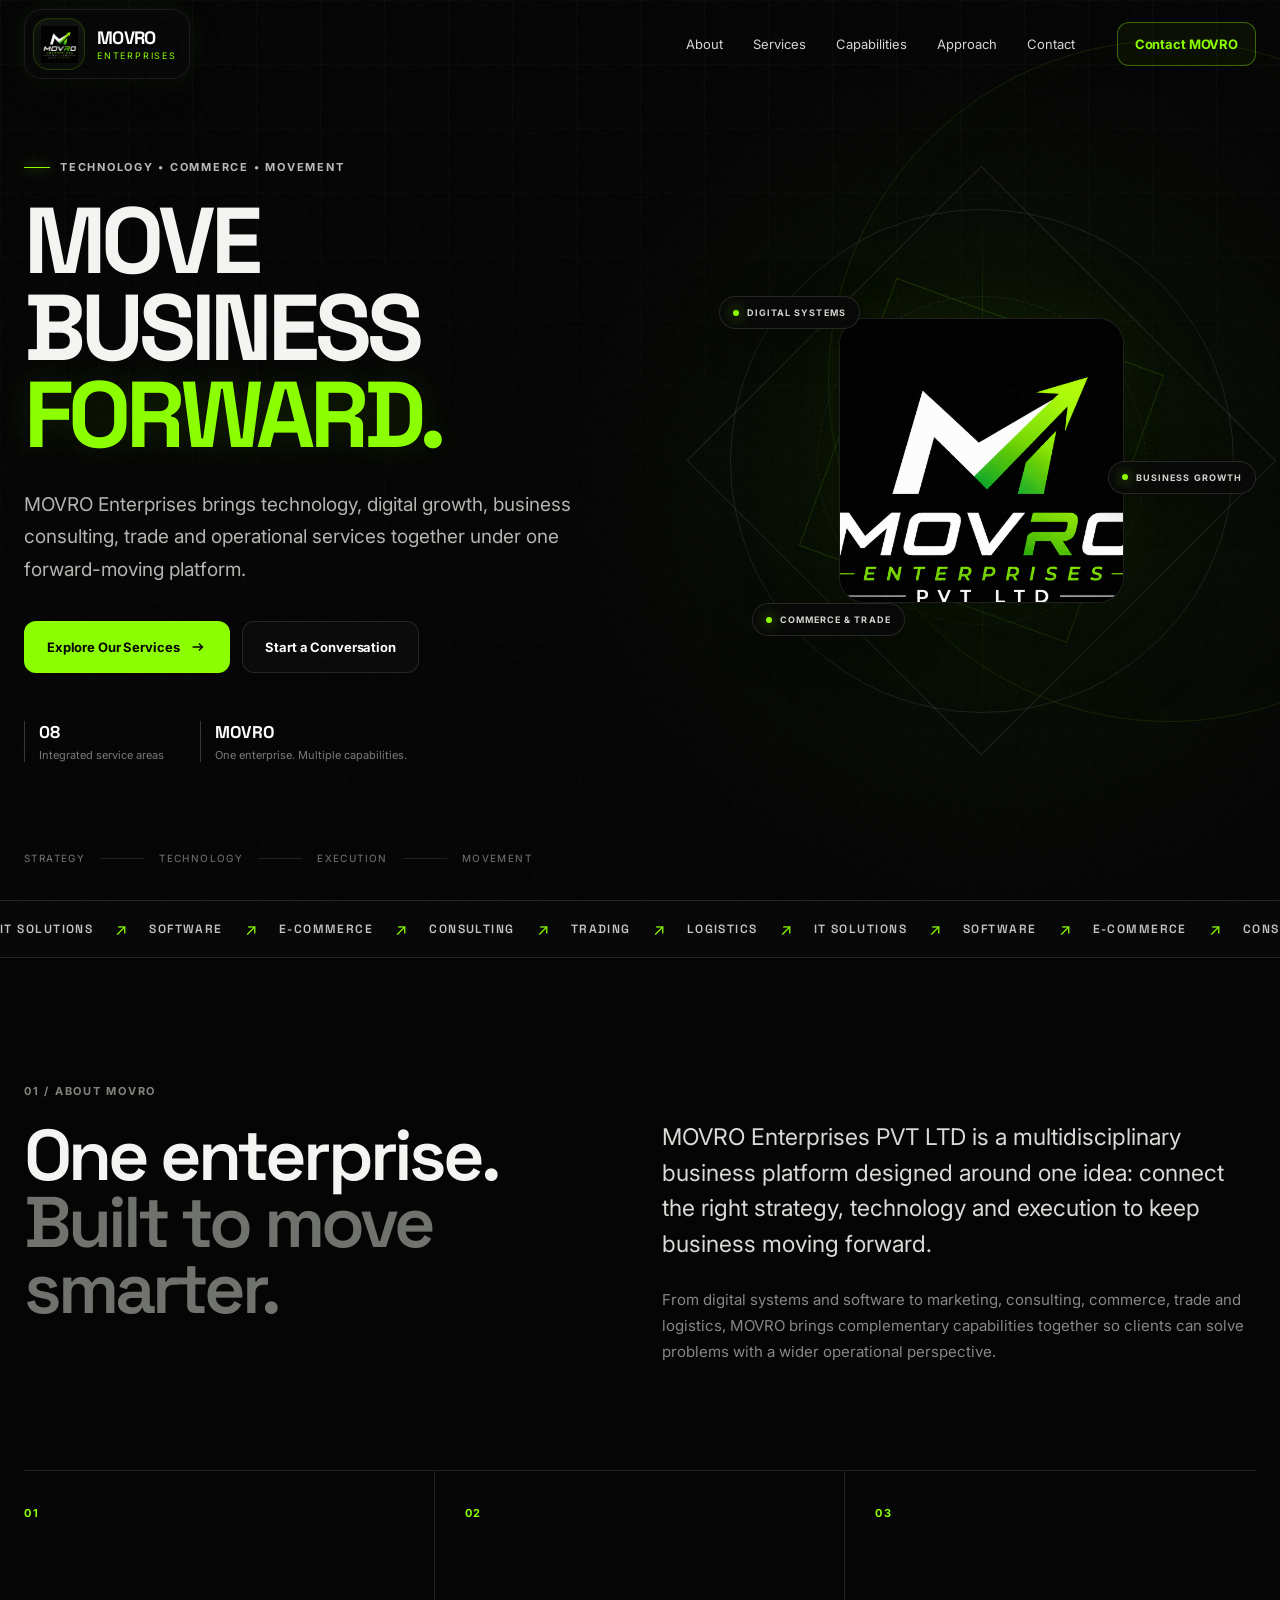
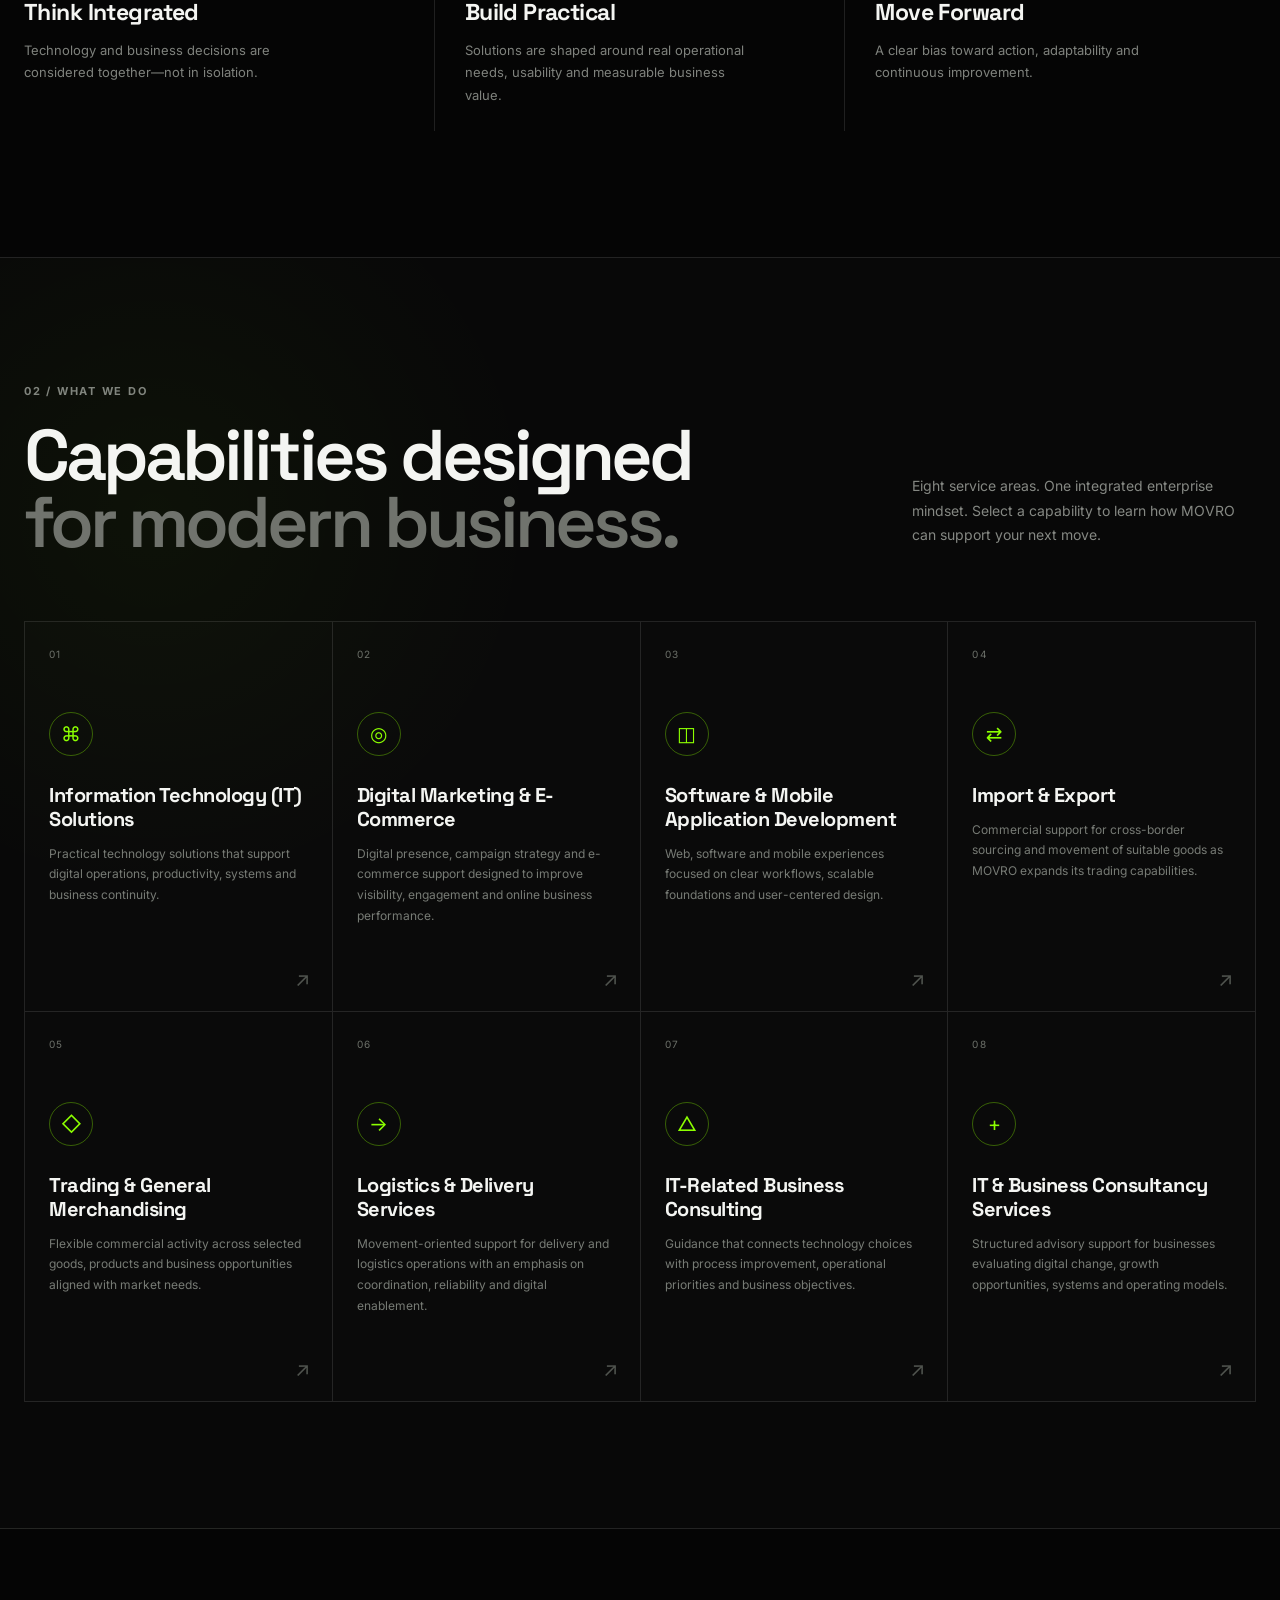
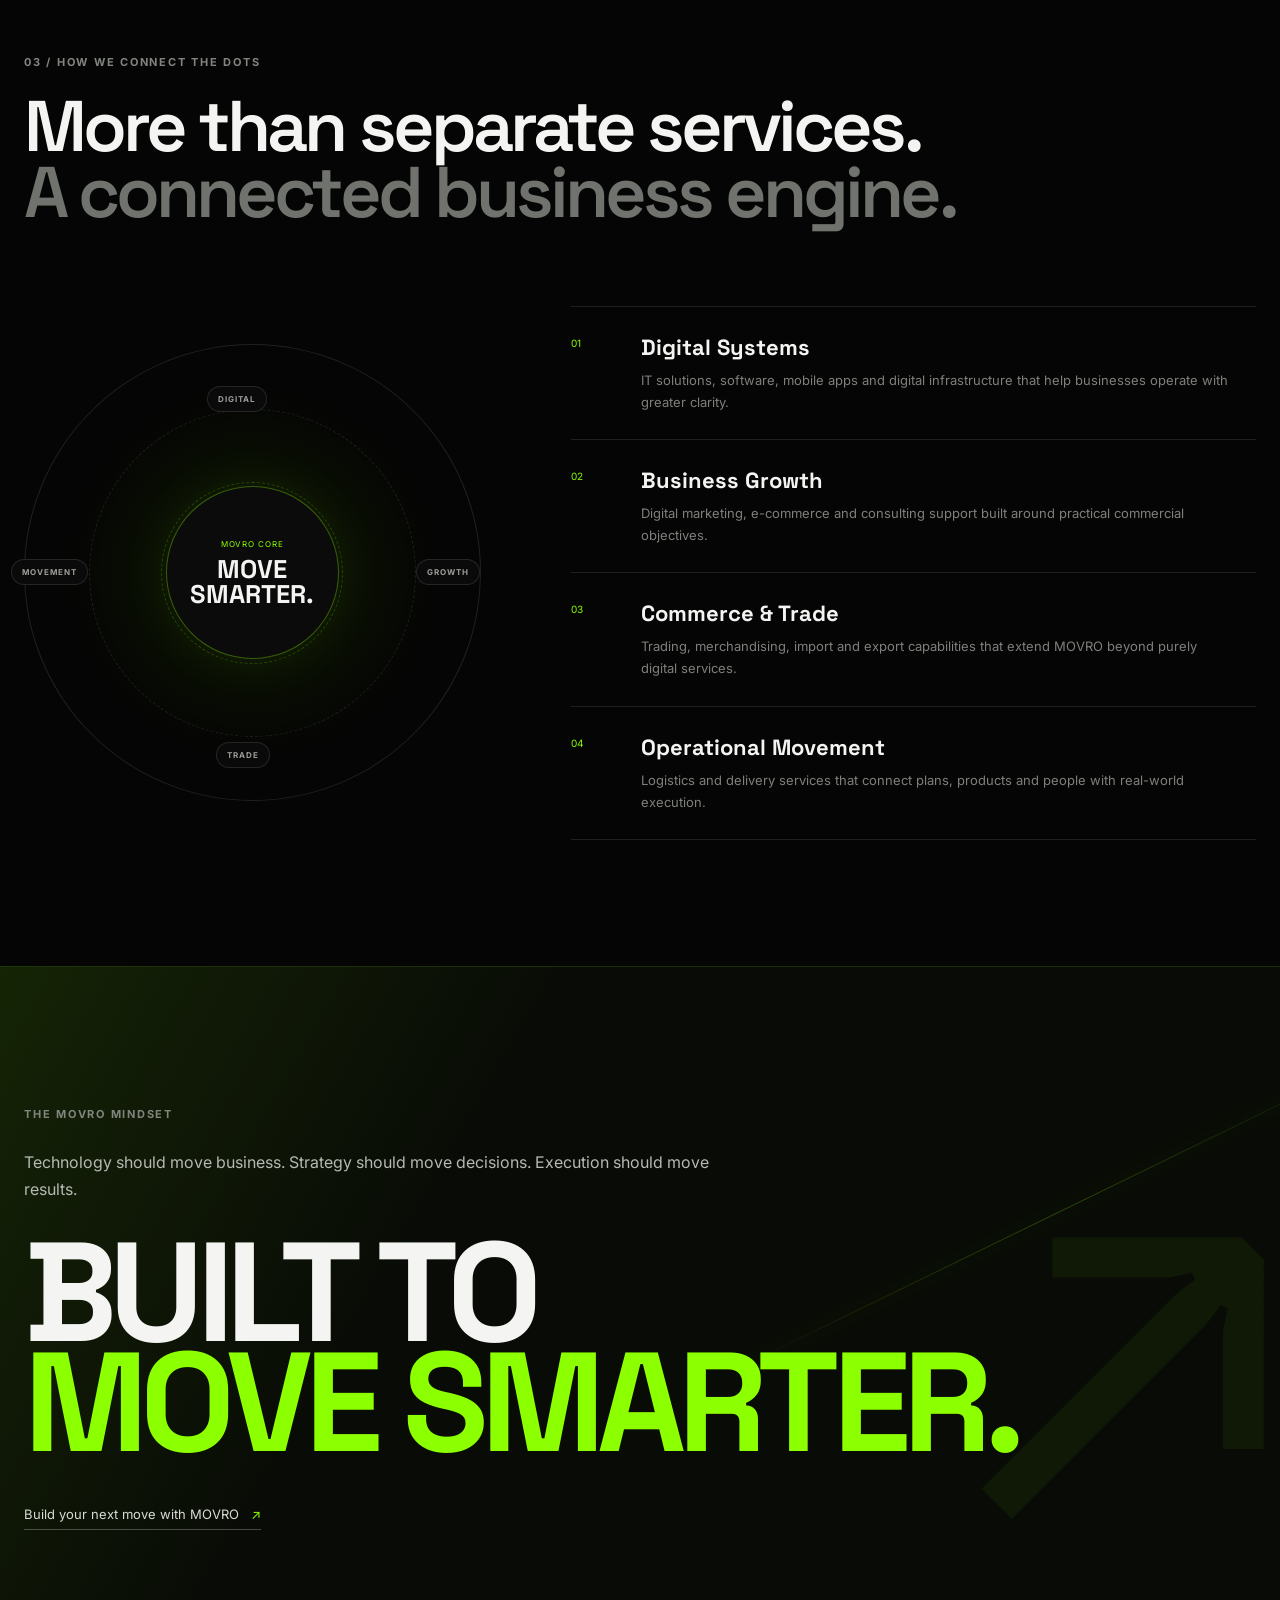
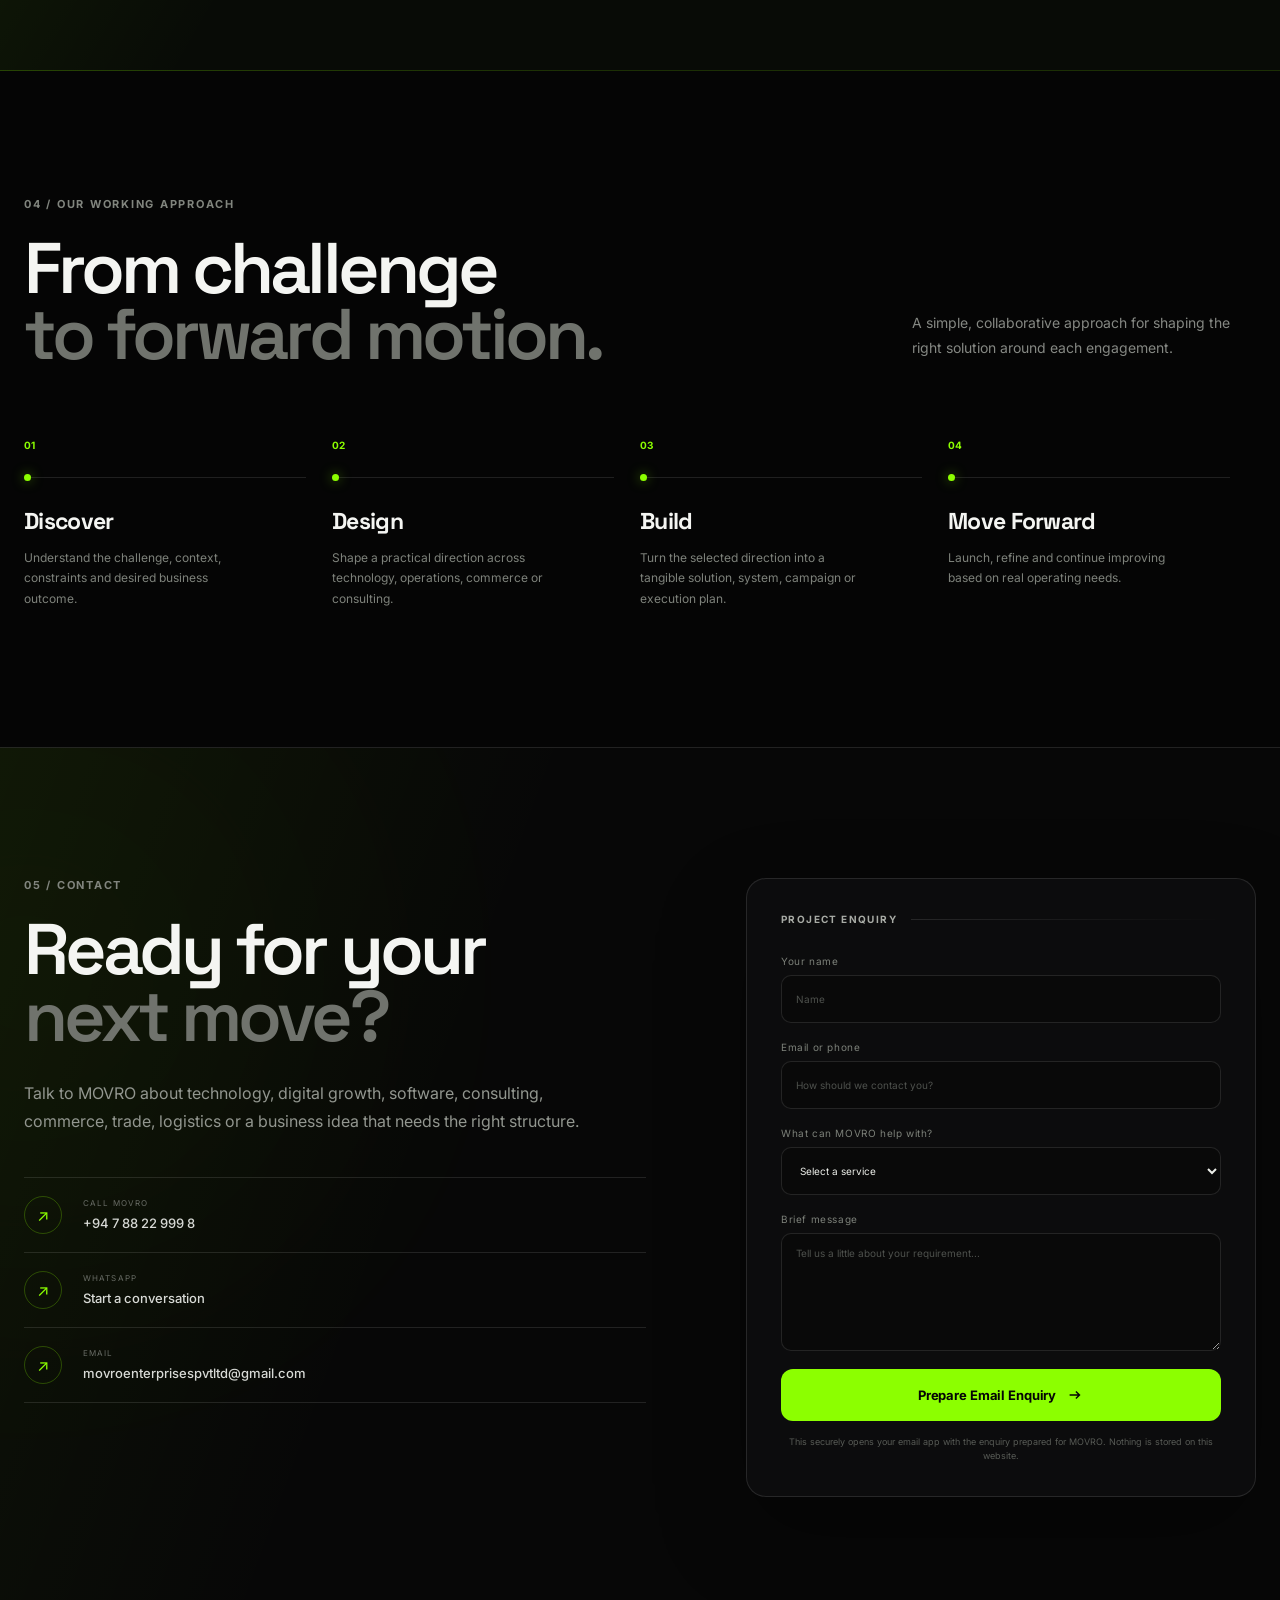
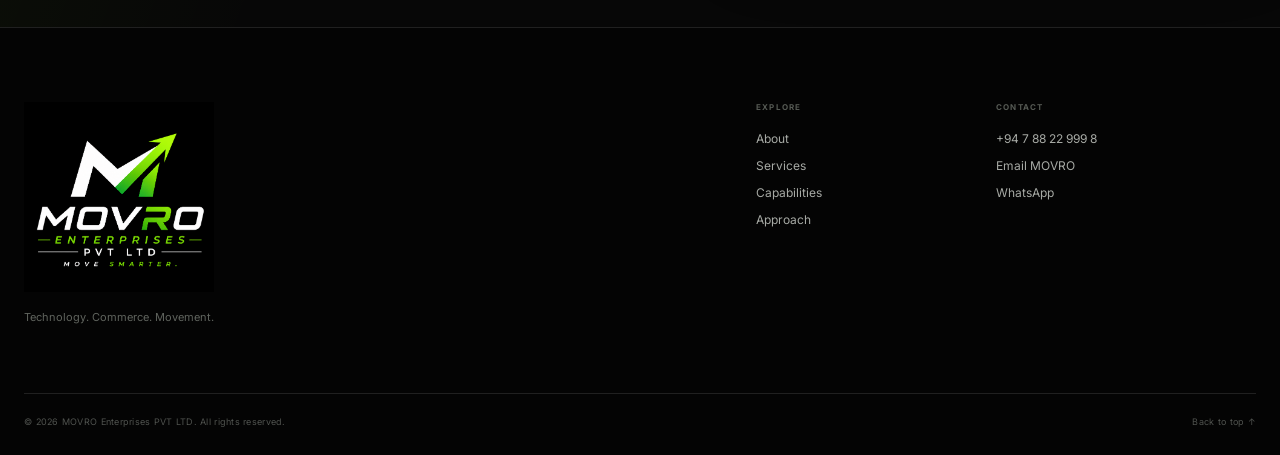
<file: index.html>
<!doctype html>
<html lang="en">
<head>
  <meta charset="utf-8" />
  <meta name="viewport" content="width=device-width, initial-scale=1" />

  <title>MOVRO Enterprises PVT LTD | Technology, Commerce & Business Solutions</title>
  <meta name="description" content="MOVRO Enterprises PVT LTD delivers IT solutions, software and mobile app development, digital marketing, e-commerce, consulting, trading, import & export, logistics and delivery services." />
  <meta name="theme-color" content="#050505" />
  <meta name="robots" content="index,follow" />

  <meta property="og:title" content="MOVRO Enterprises PVT LTD — Move Smarter." />
  <meta property="og:description" content="Technology. Commerce. Movement. Integrated solutions for modern business." />
  <meta property="og:type" content="website" />
  <meta property="og:image" content="assets/movro-enterprises-logo.png" />

  <link rel="icon" href="assets/movro-enterprises-logo.png" type="image/png" />
  <link rel="preconnect" href="https://fonts.googleapis.com">
  <link rel="preconnect" href="https://fonts.gstatic.com" crossorigin>
  <link href="https://fonts.googleapis.com/css2?family=Inter:wght@400;500;600;700&family=Space+Grotesk:wght@500;600;700&display=swap" rel="stylesheet">
  <link rel="stylesheet" href="styles.css" />
</head>

<body>
  <a class="skip-link" href="#main">Skip to content</a>

  <div class="page-noise" aria-hidden="true"></div>
  <div class="ambient ambient-a" aria-hidden="true"></div>
  <div class="ambient ambient-b" aria-hidden="true"></div>

  <header class="site-header" id="top">
    <div class="container nav-wrap">
      <a class="brand" href="#top" aria-label="MOVRO Enterprises home">
  <span class="brand-mark">
    <img src="assets/movro-enterprises-logo.png" alt="MOVRO logo mark">
  </span>
  <span class="brand-text">
    <strong>MOVRO</strong>
    <small>ENTERPRISES</small>
  </span>
</a>

      <nav class="desktop-nav" aria-label="Primary navigation">
        <a href="#about">About</a>
        <a href="#services">Services</a>
        <a href="#capabilities">Capabilities</a>
        <a href="#process">Approach</a>
        <a href="#contact">Contact</a>
      </nav>

      <a class="btn btn-small btn-outline nav-cta" href="#contact">Contact MOVRO</a>

      <button class="menu-toggle" aria-label="Open menu" aria-expanded="false" aria-controls="mobile-menu">
        <span></span><span></span>
      </button>
    </div>

    <div class="mobile-menu" id="mobile-menu" aria-hidden="true">
      <div class="container mobile-menu-inner">
        <a href="#about">About</a>
        <a href="#services">Services</a>
        <a href="#capabilities">Capabilities</a>
        <a href="#process">Approach</a>
        <a href="#contact">Contact</a>
        <a class="btn btn-primary" href="https://wa.me/94788229998" target="_blank" rel="noopener">WhatsApp MOVRO</a>
      </div>
    </div>
  </header>

  <main id="main">
    <section class="hero">
      <div class="hero-grid" aria-hidden="true"></div>

      <div class="container hero-layout">
        <div class="hero-copy reveal">
          <div class="eyebrow"><span></span> Technology • Commerce • Movement</div>
          <h1>MOVE BUSINESS<br><em>FORWARD.</em></h1>
          <p class="hero-lead">
            MOVRO Enterprises brings technology, digital growth, business consulting,
            trade and operational services together under one forward-moving platform.
          </p>

          <div class="hero-actions">
            <a class="btn btn-primary" href="#services">
              Explore Our Services
              <svg viewBox="0 0 20 20" aria-hidden="true"><path d="M4 10h11M11 6l4 4-4 4"/></svg>
            </a>
            <a class="btn btn-ghost" href="#contact">Start a Conversation</a>
          </div>

          <div class="hero-micro">
            <div><strong>08</strong><span>Integrated service areas</span></div>
            <div><strong>MOVRO</strong><span>One enterprise. Multiple capabilities.</span></div>
          </div>
        </div>

        <div class="hero-visual reveal reveal-delay">
          <div class="visual-shell">
            <div class="visual-ring ring-1"></div>
            <div class="visual-ring ring-2"></div>
            <div class="visual-scan"></div>

            <div class="logo-frame">
              <img src="assets/movro-enterprises-logo.png" alt="MOVRO Enterprises PVT LTD — Move Smarter">
            </div>

            <div class="float-tag tag-a"><span></span> DIGITAL SYSTEMS</div>
            <div class="float-tag tag-b"><span></span> BUSINESS GROWTH</div>
            <div class="float-tag tag-c"><span></span> COMMERCE & TRADE</div>
          </div>
        </div>
      </div>

      <div class="container hero-bottom">
        <span>Strategy</span><i></i><span>Technology</span><i></i><span>Execution</span><i></i><span>Movement</span>
      </div>
    </section>

    <section class="marquee-section" aria-label="MOVRO capabilities">
      <div class="marquee">
        <div class="marquee-track">
          <span>IT SOLUTIONS</span><b>↗</b>
          <span>SOFTWARE</span><b>↗</b>
          <span>E-COMMERCE</span><b>↗</b>
          <span>CONSULTING</span><b>↗</b>
          <span>TRADING</span><b>↗</b>
          <span>LOGISTICS</span><b>↗</b>
          <span>IT SOLUTIONS</span><b>↗</b>
          <span>SOFTWARE</span><b>↗</b>
          <span>E-COMMERCE</span><b>↗</b>
          <span>CONSULTING</span><b>↗</b>
          <span>TRADING</span><b>↗</b>
          <span>LOGISTICS</span><b>↗</b>
        </div>
      </div>
    </section>

    <section class="section" id="about">
      <div class="container split-heading reveal">
        <div>
          <div class="section-label">01 / ABOUT MOVRO</div>
          <h2>One enterprise.<br><span>Built to move smarter.</span></h2>
        </div>

        <div class="about-copy">
          <p class="large-copy">
            MOVRO Enterprises PVT LTD is a multidisciplinary business platform designed
            around one idea: connect the right strategy, technology and execution to keep
            business moving forward.
          </p>
          <p>
            From digital systems and software to marketing, consulting, commerce, trade
            and logistics, MOVRO brings complementary capabilities together so clients can
            solve problems with a wider operational perspective.
          </p>
        </div>
      </div>

      <div class="container pillars reveal">
        <article>
          <span>01</span>
          <h3>Think Integrated</h3>
          <p>Technology and business decisions are considered together—not in isolation.</p>
        </article>
        <article>
          <span>02</span>
          <h3>Build Practical</h3>
          <p>Solutions are shaped around real operational needs, usability and measurable business value.</p>
        </article>
        <article>
          <span>03</span>
          <h3>Move Forward</h3>
          <p>A clear bias toward action, adaptability and continuous improvement.</p>
        </article>
      </div>
    </section>

    <section class="section section-services" id="services">
      <div class="container services-header reveal">
        <div>
          <div class="section-label">02 / WHAT WE DO</div>
          <h2>Capabilities designed<br><span>for modern business.</span></h2>
        </div>
        <p>
          Eight service areas. One integrated enterprise mindset. Select a capability to learn how MOVRO can support your next move.
        </p>
      </div>

      <div class="container service-grid">
        <article class="service-card reveal">
          <div class="service-number">01</div>
          <div class="service-icon">⌘</div>
          <h3>Information Technology (IT) Solutions</h3>
          <p>Practical technology solutions that support digital operations, productivity, systems and business continuity.</p>
          <div class="card-arrow">↗</div>
        </article>

        <article class="service-card reveal">
          <div class="service-number">02</div>
          <div class="service-icon">◎</div>
          <h3>Digital Marketing & E-Commerce</h3>
          <p>Digital presence, campaign strategy and e-commerce support designed to improve visibility, engagement and online business performance.</p>
          <div class="card-arrow">↗</div>
        </article>

        <article class="service-card reveal">
          <div class="service-number">03</div>
          <div class="service-icon">◫</div>
          <h3>Software & Mobile Application Development</h3>
          <p>Web, software and mobile experiences focused on clear workflows, scalable foundations and user-centered design.</p>
          <div class="card-arrow">↗</div>
        </article>

        <article class="service-card reveal">
          <div class="service-number">04</div>
          <div class="service-icon">⇄</div>
          <h3>Import & Export</h3>
          <p>Commercial support for cross-border sourcing and movement of suitable goods as MOVRO expands its trading capabilities.</p>
          <div class="card-arrow">↗</div>
        </article>

        <article class="service-card reveal">
          <div class="service-number">05</div>
          <div class="service-icon">◇</div>
          <h3>Trading & General Merchandising</h3>
          <p>Flexible commercial activity across selected goods, products and business opportunities aligned with market needs.</p>
          <div class="card-arrow">↗</div>
        </article>

        <article class="service-card reveal">
          <div class="service-number">06</div>
          <div class="service-icon">→</div>
          <h3>Logistics & Delivery Services</h3>
          <p>Movement-oriented support for delivery and logistics operations with an emphasis on coordination, reliability and digital enablement.</p>
          <div class="card-arrow">↗</div>
        </article>

        <article class="service-card reveal">
          <div class="service-number">07</div>
          <div class="service-icon">△</div>
          <h3>IT-Related Business Consulting</h3>
          <p>Guidance that connects technology choices with process improvement, operational priorities and business objectives.</p>
          <div class="card-arrow">↗</div>
        </article>

        <article class="service-card reveal">
          <div class="service-number">08</div>
          <div class="service-icon">+</div>
          <h3>IT & Business Consultancy Services</h3>
          <p>Structured advisory support for businesses evaluating digital change, growth opportunities, systems and operating models.</p>
          <div class="card-arrow">↗</div>
        </article>
      </div>
    </section>

    <section class="section capability-section" id="capabilities">
      <div class="container">
        <div class="section-label reveal">03 / HOW WE CONNECT THE DOTS</div>
        <div class="capability-head reveal">
          <h2>More than separate services.<br><span>A connected business engine.</span></h2>
        </div>

        <div class="capability-grid">
          <div class="capability-visual reveal">
            <div class="core">
              <small>MOVRO CORE</small>
              <strong>MOVE<br>SMARTER.</strong>
            </div>
            <div class="orbit orbit-a">DIGITAL</div>
            <div class="orbit orbit-b">GROWTH</div>
            <div class="orbit orbit-c">TRADE</div>
            <div class="orbit orbit-d">MOVEMENT</div>
          </div>

          <div class="capability-list reveal">
            <article>
              <span>01</span>
              <div>
                <h3>Digital Systems</h3>
                <p>IT solutions, software, mobile apps and digital infrastructure that help businesses operate with greater clarity.</p>
              </div>
            </article>
            <article>
              <span>02</span>
              <div>
                <h3>Business Growth</h3>
                <p>Digital marketing, e-commerce and consulting support built around practical commercial objectives.</p>
              </div>
            </article>
            <article>
              <span>03</span>
              <div>
                <h3>Commerce & Trade</h3>
                <p>Trading, merchandising, import and export capabilities that extend MOVRO beyond purely digital services.</p>
              </div>
            </article>
            <article>
              <span>04</span>
              <div>
                <h3>Operational Movement</h3>
                <p>Logistics and delivery services that connect plans, products and people with real-world execution.</p>
              </div>
            </article>
          </div>
        </div>
      </div>
    </section>

    <section class="manifesto">
      <div class="manifesto-line" aria-hidden="true"></div>
      <div class="container manifesto-inner reveal">
        <div class="section-label">THE MOVRO MINDSET</div>
        <p class="manifesto-kicker">Technology should move business. Strategy should move decisions. Execution should move results.</p>
        <h2>BUILT TO<br><span>MOVE SMARTER.</span></h2>
        <a href="#contact" class="text-link">Build your next move with MOVRO <span>↗</span></a>
      </div>
    </section>

    <section class="section process-section" id="process">
      <div class="container process-top reveal">
        <div>
          <div class="section-label">04 / OUR WORKING APPROACH</div>
          <h2>From challenge<br><span>to forward motion.</span></h2>
        </div>
        <p>A simple, collaborative approach for shaping the right solution around each engagement.</p>
      </div>

      <div class="container process-grid">
        <article class="process-step reveal">
          <span>01</span>
          <div class="step-line"></div>
          <h3>Discover</h3>
          <p>Understand the challenge, context, constraints and desired business outcome.</p>
        </article>
        <article class="process-step reveal">
          <span>02</span>
          <div class="step-line"></div>
          <h3>Design</h3>
          <p>Shape a practical direction across technology, operations, commerce or consulting.</p>
        </article>
        <article class="process-step reveal">
          <span>03</span>
          <div class="step-line"></div>
          <h3>Build</h3>
          <p>Turn the selected direction into a tangible solution, system, campaign or execution plan.</p>
        </article>
        <article class="process-step reveal">
          <span>04</span>
          <div class="step-line"></div>
          <h3>Move Forward</h3>
          <p>Launch, refine and continue improving based on real operating needs.</p>
        </article>
      </div>
    </section>

    <section class="contact-section" id="contact">
      <div class="contact-glow" aria-hidden="true"></div>
      <div class="container contact-grid">
        <div class="contact-copy reveal">
          <div class="section-label">05 / CONTACT</div>
          <h2>Ready for your<br><span>next move?</span></h2>
          <p>
            Talk to MOVRO about technology, digital growth, software, consulting,
            commerce, trade, logistics or a business idea that needs the right structure.
          </p>

          <div class="contact-actions">
            <a class="contact-row" href="tel:+94788229998">
              <span class="contact-icon">↗</span>
              <div><small>CALL MOVRO</small><strong>+94 7 88 22 999 8</strong></div>
            </a>

            <a class="contact-row" href="https://wa.me/94788229998" target="_blank" rel="noopener">
              <span class="contact-icon">↗</span>
              <div><small>WHATSAPP</small><strong>Start a conversation</strong></div>
            </a>

            <a class="contact-row" href="mailto:movroenterprisespvtltd@gmail.com">
              <span class="contact-icon">↗</span>
              <div><small>EMAIL</small><strong>movroenterprisespvtltd@gmail.com</strong></div>
            </a>
          </div>
        </div>

        <div class="enquiry-panel reveal reveal-delay">
          <div class="panel-head">
            <span>PROJECT ENQUIRY</span>
            <i></i>
          </div>

          <form id="enquiry-form">
            <label>
              Your name
              <input type="text" id="name" name="name" placeholder="Name" required>
            </label>

            <label>
              Email or phone
              <input type="text" id="contact-detail" name="contact" placeholder="How should we contact you?" required>
            </label>

            <label>
              What can MOVRO help with?
              <select id="service" name="service" required>
                <option value="">Select a service</option>
                <option>Information Technology (IT) Solutions</option>
                <option>Digital Marketing & E-Commerce</option>
                <option>Software & Mobile App Development</option>
                <option>Import & Export</option>
                <option>Trading & General Merchandising</option>
                <option>Logistics & Delivery</option>
                <option>IT-Related Business Consulting</option>
                <option>IT & Business Consultancy</option>
                <option>Other / New Business Idea</option>
              </select>
            </label>

            <label>
              Brief message
              <textarea id="message" name="message" rows="5" placeholder="Tell us a little about your requirement..."></textarea>
            </label>

            <button class="btn btn-primary btn-full" type="submit">
              Prepare Email Enquiry
              <svg viewBox="0 0 20 20" aria-hidden="true"><path d="M4 10h11M11 6l4 4-4 4"/></svg>
            </button>

            <p class="form-note">This securely opens your email app with the enquiry prepared for MOVRO. Nothing is stored on this website.</p>
          </form>
        </div>
      </div>
    </section>
  </main>

  <footer>
    <div class="container footer-main">
      <div class="footer-brand">
        <img src="assets/movro-enterprises-logo.png" alt="MOVRO Enterprises PVT LTD">
        <p>Technology. Commerce. Movement.</p>
      </div>

      <div class="footer-col">
        <small>EXPLORE</small>
        <a href="#about">About</a>
        <a href="#services">Services</a>
        <a href="#capabilities">Capabilities</a>
        <a href="#process">Approach</a>
      </div>

      <div class="footer-col">
        <small>CONTACT</small>
        <a href="tel:+94788229998">+94 7 88 22 999 8</a>
        <a href="mailto:movroenterprisespvtltd@gmail.com">Email MOVRO</a>
        <a href="https://wa.me/94788229998" target="_blank" rel="noopener">WhatsApp</a>
      </div>
    </div>

    <div class="container footer-bottom">
      <span>© <span id="year"></span> MOVRO Enterprises PVT LTD. All rights reserved.</span>
      <a href="#top">Back to top ↑</a>
    </div>
  </footer>

  <script src="app.js"></script>
</body>
</html>
</file>
<file: styles.css>
:root {
  --bg: #050505;
  --bg-2: #0a0a0a;
  --panel: #0e0e0f;
  --panel-2: #121214;
  --line: rgba(255,255,255,.11);
  --line-strong: rgba(255,255,255,.2);
  --text: #f4f5f2;
  --muted: #a0a39f;
  --green: #8cff00;
  --green-2: #58e000;
  --green-soft: rgba(140,255,0,.12);
  --max: 1240px;
  --radius: 20px;
  --ease: cubic-bezier(.2,.75,.2,1);
}

* { box-sizing: border-box; }

html {
  scroll-behavior: smooth;
  background: var(--bg);
}

body {
  margin: 0;
  color: var(--text);
  background:
    radial-gradient(circle at 78% 7%, rgba(90,224,0,.065), transparent 27rem),
    var(--bg);
  font-family: "Inter", system-ui, -apple-system, BlinkMacSystemFont, "Segoe UI", sans-serif;
  -webkit-font-smoothing: antialiased;
  overflow-x: hidden;
}

body.menu-open { overflow: hidden; }

::selection {
  background: var(--green);
  color: #050505;
}

a { color: inherit; text-decoration: none; }
button, input, select, textarea { font: inherit; }
button { color: inherit; }

img {
  display: block;
  max-width: 100%;
}

.container {
  width: min(calc(100% - 48px), var(--max));
  margin-inline: auto;
}

.skip-link {
  position: fixed;
  top: 10px;
  left: 10px;
  z-index: 999;
  transform: translateY(-150%);
  background: var(--green);
  color: #050505;
  padding: 10px 14px;
  border-radius: 8px;
  font-weight: 700;
}

.skip-link:focus { transform: translateY(0); }

.page-noise {
  position: fixed;
  inset: 0;
  pointer-events: none;
  opacity: .025;
  z-index: 100;
  background-image: url("data:image/svg+xml,%3Csvg viewBox='0 0 180 180' xmlns='http://www.w3.org/2000/svg'%3E%3Cfilter id='n'%3E%3CfeTurbulence type='fractalNoise' baseFrequency='.9' numOctaves='4' stitchTiles='stitch'/%3E%3C/filter%3E%3Crect width='100%25' height='100%25' filter='url(%23n)' opacity='.8'/%3E%3C/svg%3E");
}

.ambient {
  position: fixed;
  border-radius: 50%;
  filter: blur(110px);
  pointer-events: none;
  z-index: -1;
  opacity: .11;
}
.ambient-a { width: 420px; height: 420px; background: var(--green); right: -220px; top: 25vh; }
.ambient-b { width: 280px; height: 280px; background: var(--green-2); left: -170px; top: 62vh; }

.site-header {
  position: fixed;
  inset: 0 0 auto;
  z-index: 50;
  transition: background .3s ease, border-color .3s ease, backdrop-filter .3s ease;
  border-bottom: 1px solid transparent;
}

.site-header.scrolled {
  background: rgba(5,5,5,.83);
  backdrop-filter: blur(18px);
  border-color: var(--line);
}

.nav-wrap {
  height: 88px;
  display: flex;
  align-items: center;
  gap: 32px;
}

.brand {
  width: auto;
  display: inline-flex;
  align-items: center;
  gap: 12px;
  padding: 8px 12px 8px 8px;
  border-radius: 18px;
  background: rgba(8, 8, 8, 0.76);
  border: 1px solid rgba(255,255,255,0.08);
  backdrop-filter: blur(12px);
  box-shadow:
    0 10px 30px rgba(0,0,0,0.35),
    0 0 24px rgba(140,255,0,0.08);
}

.brand-mark {
  width: 52px;
  height: 52px;
  border-radius: 16px;
  display: grid;
  place-items: center;
  background: linear-gradient(180deg, rgba(255,255,255,0.04), rgba(255,255,255,0.01));
  border: 1px solid rgba(140,255,0,0.18);
  box-shadow: inset 0 0 20px rgba(140,255,0,0.04);
  overflow: hidden;
}

.brand-mark img {
  width: 74%;
  height: auto;
}

.brand-text {
  display: flex;
  flex-direction: column;
  line-height: 1;
}

.brand-text strong {
  font-family: "Space Grotesk", sans-serif;
  font-size: 18px;
  letter-spacing: -0.04em;
  color: #fff;
}

.brand-text small {
  margin-top: 4px;
  font-size: 9px;
  letter-spacing: 0.20em;
  color: #8cff00;
}

.desktop-nav {
  display: flex;
  gap: 30px;
  margin-left: auto;
}
.desktop-nav a {
  font-size: 13px;
  color: #d4d6d2;
  transition: color .2s ease;
}
.desktop-nav a:hover { color: var(--green); }

.nav-cta { margin-left: 10px; }

.menu-toggle {
  display: none;
  margin-left: auto;
  width: 44px;
  height: 44px;
  border: 1px solid var(--line);
  background: transparent;
  border-radius: 12px;
  align-items: center;
  justify-content: center;
  flex-direction: column;
  gap: 6px;
  cursor: pointer;
}
.menu-toggle span {
  width: 19px;
  height: 1px;
  background: #fff;
  transition: transform .25s ease;
}

.mobile-menu {
  display: none;
  position: fixed;
  inset: 88px 0 0;
  background: rgba(5,5,5,.98);
  opacity: 0;
  pointer-events: none;
  transition: opacity .25s ease;
}
.mobile-menu.open { opacity: 1; pointer-events: auto; }
.mobile-menu-inner {
  padding-top: 34px;
  display: grid;
  gap: 0;
}
.mobile-menu-inner > a:not(.btn) {
  font-family: "Space Grotesk", sans-serif;
  font-size: clamp(28px, 8vw, 44px);
  font-weight: 600;
  padding: 18px 0;
  border-bottom: 1px solid var(--line);
}
.mobile-menu-inner .btn { margin-top: 28px; }

.btn {
  min-height: 52px;
  display: inline-flex;
  align-items: center;
  justify-content: center;
  gap: 10px;
  padding: 0 22px;
  border-radius: 12px;
  border: 1px solid transparent;
  font-size: 13px;
  font-weight: 700;
  letter-spacing: -.01em;
  transition: transform .22s var(--ease), background .22s ease, color .22s ease, border-color .22s ease, box-shadow .22s ease;
  cursor: pointer;
}
.btn:hover { transform: translateY(-2px); }
.btn:focus-visible, a:focus-visible, input:focus-visible, select:focus-visible, textarea:focus-visible, button:focus-visible {
  outline: 2px solid var(--green);
  outline-offset: 3px;
}
.btn svg {
  width: 18px;
  fill: none;
  stroke: currentColor;
  stroke-width: 1.6;
}
.btn-primary {
  color: #050505;
  background: var(--green);
  box-shadow: 0 0 0 rgba(140,255,0,0);
}
.btn-primary:hover {
  background: #a4ff32;
  box-shadow: 0 12px 35px rgba(140,255,0,.14);
}
.btn-outline {
  border-color: rgba(140,255,0,.38);
  color: var(--green);
  background: rgba(140,255,0,.04);
}
.btn-outline:hover { background: rgba(140,255,0,.1); }
.btn-ghost {
  border-color: var(--line);
  background: rgba(255,255,255,.025);
  color: #fff;
}
.btn-ghost:hover { border-color: rgba(255,255,255,.25); }
.btn-small { min-height: 44px; padding-inline: 17px; }
.btn-full { width: 100%; }

.hero {
  position: relative;
  min-height: 100svh;
  padding: 160px 0 36px;
  display: flex;
  flex-direction: column;
  justify-content: center;
  overflow: hidden;
}

.hero-grid {
  position: absolute;
  inset: 0;
  background-image:
    linear-gradient(rgba(255,255,255,.035) 1px, transparent 1px),
    linear-gradient(90deg, rgba(255,255,255,.035) 1px, transparent 1px);
  background-size: 64px 64px;
  mask-image: linear-gradient(to bottom, rgba(0,0,0,.72), transparent 92%);
  pointer-events: none;
}

.hero::before {
  content: "";
  position: absolute;
  width: 680px;
  height: 680px;
  border: 1px solid rgba(140,255,0,.11);
  border-radius: 50%;
  right: -230px;
  top: 40px;
  box-shadow: inset 0 0 90px rgba(140,255,0,.018);
}

.hero-layout {
  display: grid;
  grid-template-columns: 1.04fr .96fr;
  gap: clamp(40px, 7vw, 90px);
  align-items: center;
  position: relative;
  z-index: 2;
}

.eyebrow, .section-label {
  color: #b9bbb7;
  font-size: 11px;
  font-weight: 700;
  letter-spacing: .16em;
  text-transform: uppercase;
}
.eyebrow {
  display: flex;
  align-items: center;
  gap: 10px;
  margin-bottom: 24px;
}
.eyebrow > span {
  width: 26px;
  height: 1px;
  background: var(--green);
  box-shadow: 0 0 12px var(--green);
}

h1, h2, h3, p { margin-top: 0; }

.hero h1, .section h2, .manifesto h2, .contact-section h2 {
  font-family: "Space Grotesk", sans-serif;
  letter-spacing: -.055em;
  line-height: .93;
  margin-bottom: 0;
}

.hero h1 {
  font-size: clamp(58px, 7.3vw, 108px);
  font-weight: 700;
}
.hero h1 em {
  font-style: normal;
  color: var(--green);
  text-shadow: 0 0 34px rgba(140,255,0,.13);
}

.hero-lead {
  max-width: 690px;
  margin: 30px 0 0;
  color: #b3b6b0;
  font-size: clamp(16px, 1.5vw, 19px);
  line-height: 1.72;
}

.hero-actions {
  display: flex;
  flex-wrap: wrap;
  gap: 12px;
  margin-top: 34px;
}

.hero-micro {
  display: flex;
  gap: 36px;
  margin-top: 48px;
}
.hero-micro > div {
  padding-left: 14px;
  border-left: 1px solid var(--line-strong);
}
.hero-micro strong {
  display: block;
  color: #fff;
  font-family: "Space Grotesk", sans-serif;
  font-size: 17px;
}
.hero-micro span {
  display: block;
  margin-top: 5px;
  color: #777b76;
  font-size: 11px;
}

.hero-visual {
  min-height: 560px;
  display: flex;
  align-items: center;
  justify-content: center;
}

.visual-shell {
  position: relative;
  width: min(100%, 580px);
  aspect-ratio: 1/1;
  border-radius: 50%;
  background:
    radial-gradient(circle at 50% 50%, rgba(140,255,0,.105), rgba(140,255,0,.02) 33%, transparent 66%);
}

.visual-shell::before,
.visual-shell::after {
  content: "";
  position: absolute;
  inset: 12%;
  border: 1px solid rgba(255,255,255,.1);
  transform: rotate(45deg);
}
.visual-shell::after {
  inset: 24%;
  border-color: rgba(140,255,0,.16);
  transform: rotate(20deg);
}

.visual-ring {
  position: absolute;
  border-radius: 50%;
  border: 1px solid rgba(255,255,255,.09);
}
.ring-1 { inset: 4%; }
.ring-2 { inset: 20%; border-style: dashed; animation: spin 32s linear infinite; }

.visual-scan {
  position: absolute;
  left: 50%;
  top: 4%;
  bottom: 4%;
  width: 1px;
  background: linear-gradient(transparent, rgba(140,255,0,.45), transparent);
  transform-origin: center center;
  animation: scan 8s linear infinite;
  opacity: .55;
}

.logo-frame {
  position: absolute;
  inset: 24%;
  z-index: 3;
  display: grid;
  place-items: center;
  border-radius: 26px;
  background: #030303;
  border: 1px solid rgba(255,255,255,.11);
  box-shadow: 0 30px 80px rgba(0,0,0,.55), 0 0 60px rgba(140,255,0,.06);
  overflow: hidden;
}
.logo-frame img {
  width: 124%;
  max-width: none;
}

.float-tag {
  position: absolute;
  z-index: 4;
  border: 1px solid rgba(255,255,255,.12);
  background: rgba(8,8,8,.88);
  backdrop-filter: blur(10px);
  padding: 10px 13px;
  border-radius: 999px;
  color: #d2d4cf;
  font-size: 9px;
  font-weight: 700;
  letter-spacing: .12em;
  display: flex;
  align-items: center;
  gap: 8px;
  box-shadow: 0 10px 40px rgba(0,0,0,.35);
}
.float-tag span {
  width: 6px; height: 6px; border-radius: 50%;
  background: var(--green);
  box-shadow: 0 0 14px var(--green);
}
.tag-a { top: 20%; left: 2%; animation: float 4.8s ease-in-out infinite; }
.tag-b { right: 0; top: 50%; animation: float 5.6s ease-in-out infinite reverse; }
.tag-c { bottom: 18%; left: 8%; animation: float 5.2s ease-in-out infinite; }

.hero-bottom {
  margin-top: auto;
  padding-top: 56px;
  position: relative;
  z-index: 2;
  display: flex;
  align-items: center;
  gap: 15px;
  color: #757872;
  font-size: 10px;
  letter-spacing: .14em;
  text-transform: uppercase;
}
.hero-bottom i {
  height: 1px;
  width: 44px;
  background: var(--line);
}

.marquee-section {
  border-top: 1px solid var(--line);
  border-bottom: 1px solid var(--line);
  background: #080808;
  overflow: hidden;
}
.marquee { overflow: hidden; }
.marquee-track {
  width: max-content;
  display: flex;
  align-items: center;
  gap: 22px;
  padding: 18px 0;
  animation: marquee 26s linear infinite;
}
.marquee span {
  color: #c3c5c1;
  font-family: "Space Grotesk", sans-serif;
  font-size: 12px;
  font-weight: 600;
  letter-spacing: .12em;
}
.marquee b { color: var(--green); font-weight: 400; }

.section { padding: 126px 0; }
.section-label { margin-bottom: 24px; color: #81857e; }

.split-heading {
  display: grid;
  grid-template-columns: .95fr 1.05fr;
  gap: 100px;
  align-items: start;
}

.section h2, .contact-section h2 {
  font-size: clamp(48px, 5.6vw, 82px);
  font-weight: 600;
}
.section h2 span, .contact-section h2 span { color: #70736d; }

.about-copy {
  padding-top: 36px;
}
.about-copy p {
  color: #858984;
  line-height: 1.75;
  max-width: 650px;
  font-size: 15px;
}
.about-copy .large-copy {
  color: #d9dbd6;
  font-size: clamp(18px, 1.8vw, 23px);
  line-height: 1.55;
  margin-bottom: 24px;
}

.pillars {
  display: grid;
  grid-template-columns: repeat(3, 1fr);
  border-top: 1px solid var(--line);
  margin-top: 90px;
}
.pillars article {
  min-height: 260px;
  padding: 30px 30px 0 0;
  border-right: 1px solid var(--line);
}
.pillars article + article { padding-left: 30px; }
.pillars article:last-child { border-right: 0; }
.pillars article > span {
  color: var(--green);
  font-size: 11px;
  font-weight: 700;
  letter-spacing: .15em;
}
.pillars h3 {
  margin: 76px 0 12px;
  font-family: "Space Grotesk", sans-serif;
  font-size: 23px;
  letter-spacing: -.025em;
}
.pillars p {
  color: #7f827d;
  font-size: 13px;
  line-height: 1.7;
  max-width: 290px;
}

.section-services {
  background:
    radial-gradient(circle at 12% 20%, rgba(140,255,0,.04), transparent 24rem),
    #080808;
  border-top: 1px solid var(--line);
  border-bottom: 1px solid var(--line);
}

.services-header, .process-top {
  display: grid;
  grid-template-columns: 1fr .42fr;
  gap: 70px;
  align-items: end;
  margin-bottom: 65px;
}
.services-header > p, .process-top > p {
  color: #858883;
  line-height: 1.75;
  font-size: 14px;
  margin: 0 0 8px;
}

.service-grid {
  display: grid;
  grid-template-columns: repeat(4, 1fr);
  border-top: 1px solid var(--line);
  border-left: 1px solid var(--line);
}

.service-card {
  position: relative;
  min-height: 390px;
  padding: 26px 24px 24px;
  border-right: 1px solid var(--line);
  border-bottom: 1px solid var(--line);
  background: rgba(255,255,255,.008);
  overflow: hidden;
  transition: background .35s ease, transform .35s var(--ease);
}
.service-card::before {
  content: "";
  position: absolute;
  width: 160px;
  height: 160px;
  border-radius: 50%;
  background: var(--green);
  filter: blur(80px);
  right: -120px;
  top: -120px;
  opacity: 0;
  transition: opacity .35s ease, transform .35s ease;
}
.service-card:hover {
  background: rgba(140,255,0,.035);
  transform: translateY(-3px);
}
.service-card:hover::before {
  opacity: .12;
  transform: translate(-35px, 35px);
}

.service-number {
  font-size: 10px;
  color: #6d716a;
  letter-spacing: .14em;
}
.service-icon {
  width: 44px;
  height: 44px;
  display: grid;
  place-items: center;
  margin-top: 52px;
  border-radius: 50%;
  border: 1px solid rgba(140,255,0,.35);
  color: var(--green);
  font-size: 20px;
}
.service-card h3 {
  margin: 27px 0 13px;
  font-family: "Space Grotesk", sans-serif;
  font-size: 20px;
  line-height: 1.2;
  letter-spacing: -.025em;
}
.service-card p {
  color: #777b75;
  font-size: 12px;
  line-height: 1.72;
  max-width: 260px;
}
.card-arrow {
  position: absolute;
  right: 22px;
  bottom: 20px;
  color: #4f534e;
  font-size: 20px;
  transition: color .25s ease, transform .25s ease;
}
.service-card:hover .card-arrow {
  color: var(--green);
  transform: translate(3px,-3px);
}

.capability-section { overflow: hidden; }
.capability-head { margin-bottom: 80px; }
.capability-grid {
  display: grid;
  grid-template-columns: .8fr 1.2fr;
  gap: 90px;
  align-items: center;
}

.capability-visual {
  aspect-ratio: 1/1;
  border-radius: 50%;
  position: relative;
  background: radial-gradient(circle, rgba(140,255,0,.09), transparent 60%);
  border: 1px solid var(--line);
  display: grid;
  place-items: center;
}
.capability-visual::before,
.capability-visual::after {
  content: "";
  position: absolute;
  border: 1px dashed rgba(255,255,255,.1);
  border-radius: 50%;
}
.capability-visual::before { inset: 14%; }
.capability-visual::after { inset: 30%; border-color: rgba(140,255,0,.22); }

.core {
  width: 38%;
  aspect-ratio: 1;
  display: grid;
  place-content: center;
  text-align: center;
  position: relative;
  z-index: 2;
  border-radius: 50%;
  background: #0b0b0b;
  border: 1px solid rgba(140,255,0,.34);
  box-shadow: 0 0 60px rgba(140,255,0,.07);
}
.core small {
  color: var(--green);
  letter-spacing: .12em;
  font-size: 8px;
  margin-bottom: 8px;
}
.core strong {
  font-family: "Space Grotesk", sans-serif;
  font-size: clamp(17px, 2vw, 26px);
  line-height: .98;
}
.orbit {
  position: absolute;
  padding: 7px 10px;
  border-radius: 999px;
  border: 1px solid var(--line);
  background: #0a0a0a;
  color: #9da09a;
  font-size: 8px;
  font-weight: 700;
  letter-spacing: .12em;
}
.orbit-a { top: 9%; left: 40%; }
.orbit-b { right: 0; top: 47%; }
.orbit-c { bottom: 7%; left: 42%; }
.orbit-d { left: -3%; top: 47%; }

.capability-list {
  border-top: 1px solid var(--line);
}
.capability-list article {
  display: grid;
  grid-template-columns: 48px 1fr;
  gap: 22px;
  padding: 26px 0;
  border-bottom: 1px solid var(--line);
}
.capability-list article > span {
  color: var(--green);
  font-size: 10px;
  padding-top: 4px;
}
.capability-list h3 {
  font-family: "Space Grotesk", sans-serif;
  font-size: 22px;
  margin-bottom: 8px;
}
.capability-list p {
  max-width: 590px;
  margin: 0;
  color: #7d817a;
  line-height: 1.7;
  font-size: 13px;
}

.manifesto {
  position: relative;
  padding: 140px 0;
  border-top: 1px solid rgba(140,255,0,.15);
  border-bottom: 1px solid rgba(140,255,0,.15);
  background:
    linear-gradient(120deg, rgba(140,255,0,.10), transparent 35%),
    #080b06;
  overflow: hidden;
}
.manifesto::after {
  content: "↗";
  position: absolute;
  right: -2vw;
  top: 50%;
  transform: translateY(-50%);
  color: rgba(140,255,0,.06);
  font-family: "Space Grotesk", sans-serif;
  font-size: min(44vw, 640px);
  line-height: .7;
}
.manifesto-line {
  position: absolute;
  width: 55vw;
  height: 1px;
  background: linear-gradient(90deg, transparent, var(--green), transparent);
  transform: rotate(-26deg);
  right: -10vw;
  top: 35%;
  opacity: .26;
  box-shadow: 0 0 20px var(--green);
}
.manifesto-inner {
  position: relative;
  z-index: 2;
}
.manifesto-kicker {
  max-width: 700px;
  color: #b6b9b3;
  line-height: 1.7;
  font-size: 16px;
  margin: 28px 0 35px;
}
.manifesto h2 {
  font-size: clamp(76px, 11vw, 168px);
  line-height: .78;
}
.manifesto h2 span {
  color: var(--green);
}
.text-link {
  display: inline-flex;
  align-items: center;
  gap: 12px;
  margin-top: 48px;
  color: #d8dad5;
  font-size: 13px;
  border-bottom: 1px solid rgba(255,255,255,.25);
  padding-bottom: 7px;
}
.text-link span { color: var(--green); }

.process-grid {
  display: grid;
  grid-template-columns: repeat(4, 1fr);
  margin-top: 30px;
}
.process-step { padding-right: 26px; }
.process-step > span {
  color: var(--green);
  font-size: 10px;
  font-weight: 700;
}
.step-line {
  height: 1px;
  background: var(--line);
  margin: 24px 0 28px;
  position: relative;
}
.step-line::before {
  content: "";
  position: absolute;
  left: 0; top: -3px;
  width: 7px; height: 7px;
  border-radius: 50%;
  background: var(--green);
  box-shadow: 0 0 12px rgba(140,255,0,.5);
}
.process-step h3 {
  font-family: "Space Grotesk", sans-serif;
  font-size: 23px;
  letter-spacing: -.03em;
  margin-bottom: 12px;
}
.process-step p {
  color: #7e827b;
  line-height: 1.7;
  font-size: 12px;
  max-width: 230px;
}

.contact-section {
  position: relative;
  padding: 130px 0;
  border-top: 1px solid var(--line);
  background:
    linear-gradient(110deg, rgba(140,255,0,.05), transparent 36%),
    #070707;
  overflow: hidden;
}
.contact-glow {
  position: absolute;
  width: 450px; height: 450px;
  border-radius: 50%;
  background: var(--green);
  filter: blur(170px);
  opacity: .055;
  top: 0; left: -200px;
}
.contact-grid {
  display: grid;
  grid-template-columns: 1fr .82fr;
  gap: 100px;
  position: relative;
  z-index: 2;
}
.contact-copy > p {
  color: #92968f;
  line-height: 1.75;
  max-width: 600px;
  margin: 30px 0 42px;
}

.contact-actions { border-top: 1px solid var(--line); }
.contact-row {
  display: grid;
  grid-template-columns: 42px 1fr;
  gap: 17px;
  align-items: center;
  padding: 18px 0;
  border-bottom: 1px solid var(--line);
  transition: padding-left .22s var(--ease);
}
.contact-row:hover { padding-left: 6px; }
.contact-icon {
  width: 38px; height: 38px;
  display: grid;
  place-items: center;
  border: 1px solid rgba(140,255,0,.25);
  color: var(--green);
  border-radius: 50%;
}
.contact-row small {
  display: block;
  color: #686c65;
  font-size: 8px;
  letter-spacing: .14em;
  margin-bottom: 4px;
}
.contact-row strong {
  color: #d8dad6;
  font-size: 13px;
  font-weight: 500;
  word-break: break-word;
}

.enquiry-panel {
  padding: 34px;
  background: #0c0c0d;
  border: 1px solid var(--line);
  border-radius: 20px;
  box-shadow: 0 35px 90px rgba(0,0,0,.32);
}
.panel-head {
  display: flex;
  align-items: center;
  gap: 14px;
  margin-bottom: 30px;
}
.panel-head span {
  color: #a8aba5;
  font-size: 10px;
  font-weight: 700;
  letter-spacing: .14em;
}
.panel-head i {
  height: 1px;
  flex: 1;
  background: linear-gradient(90deg, var(--line), transparent);
}

form { display: grid; gap: 18px; }
label {
  display: grid;
  gap: 8px;
  color: #7c8079;
  font-size: 10px;
  letter-spacing: .06em;
}
input, select, textarea {
  width: 100%;
  border: 1px solid var(--line);
  background: #090909;
  color: #eceee9;
  border-radius: 10px;
  padding: 13px 14px;
  outline: none;
  transition: border-color .2s ease, box-shadow .2s ease;
}
input, select { min-height: 48px; }
textarea { resize: vertical; min-height: 118px; }
input::placeholder, textarea::placeholder { color: #4e514d; }
input:focus, select:focus, textarea:focus {
  border-color: rgba(140,255,0,.55);
  box-shadow: 0 0 0 3px rgba(140,255,0,.05);
}
.form-note {
  color: #575a55;
  font-size: 9px;
  line-height: 1.5;
  text-align: center;
  margin: -4px 0 0;
}

footer {
  padding: 74px 0 28px;
  background: #040404;
  border-top: 1px solid var(--line);
}
.footer-main {
  display: grid;
  grid-template-columns: 1fr 170px 260px;
  gap: 70px;
}
.footer-brand img { width: 190px; }
.footer-brand p {
  color: #60645e;
  font-size: 11px;
  margin-top: 18px;
}
.footer-col {
  display: grid;
  align-content: start;
  gap: 12px;
}
.footer-col small {
  color: #565a54;
  font-size: 8px;
  font-weight: 700;
  letter-spacing: .15em;
  margin-bottom: 7px;
}
.footer-col a {
  color: #a7aaa5;
  font-size: 12px;
}
.footer-col a:hover { color: var(--green); }
.footer-bottom {
  margin-top: 58px;
  padding-top: 22px;
  border-top: 1px solid var(--line);
  display: flex;
  justify-content: space-between;
  color: #50534f;
  font-size: 9px;
  letter-spacing: .03em;
}
.footer-bottom a:hover { color: var(--green); }

.reveal {
  opacity: 0;
  transform: translateY(28px);
  transition: opacity .8s var(--ease), transform .8s var(--ease);
}
.reveal.visible {
  opacity: 1;
  transform: translateY(0);
}
.reveal-delay { transition-delay: .12s; }

@keyframes spin {
  to { transform: rotate(360deg); }
}
@keyframes scan {
  to { transform: rotate(360deg); }
}
@keyframes float {
  0%,100% { transform: translateY(0); }
  50% { transform: translateY(-9px); }
}
@keyframes marquee {
  to { transform: translateX(-50%); }
}

@media (max-width: 1050px) {
  .desktop-nav, .nav-cta { display: none; }
  .menu-toggle { display: flex; }
  .mobile-menu { display: block; }

  .hero-layout { grid-template-columns: 1fr; }
  .hero-copy { max-width: 800px; }
  .hero-visual { min-height: 500px; }
  .visual-shell { max-width: 520px; }

  .split-heading, .capability-grid, .contact-grid {
    grid-template-columns: 1fr;
    gap: 58px;
  }
  .about-copy { padding-top: 0; }
  .service-grid { grid-template-columns: repeat(2, 1fr); }
  .services-header, .process-top { grid-template-columns: 1fr; gap: 30px; }
  .services-header > p, .process-top > p { max-width: 620px; }
  .capability-visual { max-width: 580px; width: 100%; margin: 0 auto; }
  .contact-grid { gap: 60px; }
}

@media (max-width: 760px) {
  .container { width: min(calc(100% - 30px), var(--max)); }
  .nav-wrap { height: 74px; }
  .brand { width: 132px; }
  .mobile-menu { inset: 74px 0 0; }

  .hero {
    min-height: auto;
    padding: 128px 0 28px;
  }
  .hero h1 { font-size: clamp(48px, 15vw, 76px); }
  .hero-lead { font-size: 15px; }
  .hero-actions { align-items: stretch; }
  .hero-actions .btn { width: 100%; }
  .hero-micro { gap: 18px; flex-direction: column; }
  .hero-visual { min-height: 410px; }
  .float-tag { font-size: 7px; }
  .tag-a { left: 0; }
  .tag-b { right: -2%; }
  .tag-c { left: 2%; }
  .logo-frame { inset: 22%; }

  .hero-bottom {
    overflow: hidden;
    white-space: nowrap;
    gap: 10px;
    padding-top: 30px;
  }

  .section { padding: 90px 0; }
  .section h2, .contact-section h2 { font-size: clamp(43px, 13vw, 65px); }
  .split-heading { gap: 36px; }

  .pillars {
    grid-template-columns: 1fr;
    margin-top: 58px;
  }
  .pillars article,
  .pillars article + article {
    min-height: auto;
    border-right: 0;
    border-bottom: 1px solid var(--line);
    padding: 26px 0 30px;
  }
  .pillars h3 { margin-top: 30px; }

  .service-grid { grid-template-columns: 1fr; }
  .service-card { min-height: 320px; }
  .service-icon { margin-top: 34px; }

  .capability-head { margin-bottom: 54px; }
  .capability-list article { grid-template-columns: 34px 1fr; }
  .capability-visual { max-width: 440px; }

  .manifesto { padding: 100px 0; }
  .manifesto h2 { font-size: clamp(64px, 20vw, 105px); }
  .manifesto-kicker { font-size: 14px; }

  .process-grid { grid-template-columns: 1fr; gap: 40px; }
  .process-step { padding-right: 0; }
  .process-step p { max-width: 430px; }

  .contact-section { padding: 96px 0; }
  .enquiry-panel { padding: 24px 18px; }

  .footer-main { grid-template-columns: 1fr; gap: 40px; }
  .footer-bottom { flex-direction: column; gap: 12px; }
}

@media (prefers-reduced-motion: reduce) {
  html { scroll-behavior: auto; }
  *, *::before, *::after {
    animation-duration: .001ms !important;
    animation-iteration-count: 1 !important;
    transition-duration: .001ms !important;
  }
  .reveal {
    opacity: 1;
    transform: none;
  }
}

/* ==================================================
   MOVRO MOBILE UI FIX
   ================================================== */

@media (max-width: 760px) {

  /* NAVBAR */
  .nav-wrap {
    height: 72px !important;
  }

  .site-header .container {
    width: calc(100% - 24px) !important;
  }

  .brand {
    width: auto !important;
    max-width: 215px !important;
    padding: 6px 10px 6px 7px !important;
    gap: 9px !important;
    border-radius: 15px !important;
  }

  .brand-mark {
    width: 42px !important;
    height: 42px !important;
    min-width: 42px !important;
    min-height: 42px !important;
    aspect-ratio: 1 / 1 !important;
    border-radius: 12px !important;
    overflow: hidden !important;
  }

  .brand-mark img {
    width: 34px !important;
    height: 34px !important;
    max-width: 34px !important;
    object-fit: contain !important;
  }

  .brand-text strong {
    font-size: 16px !important;
    line-height: 1 !important;
  }

  .brand-text small {
    margin-top: 4px !important;
    font-size: 8px !important;
    letter-spacing: 0.18em !important;
  }

  .menu-toggle {
    width: 46px !important;
    height: 46px !important;
    border-radius: 14px !important;
  }


  /* HERO */
  .hero {
    min-height: auto !important;
    padding-top: 118px !important;
    padding-bottom: 45px !important;
  }

  .hero-layout {
    display: block !important;
  }

  .hero-copy {
    width: 100% !important;
  }

  .eyebrow {
    margin-bottom: 25px !important;
    font-size: 9px !important;
    letter-spacing: 0.14em !important;
    white-space: nowrap !important;
  }

  .eyebrow > span {
    width: 24px !important;
  }

  .hero h1 {
    font-size: clamp(54px, 15vw, 72px) !important;
    line-height: 0.91 !important;
    letter-spacing: -0.06em !important;
    margin: 0 !important;
  }

  .hero-lead {
    margin-top: 28px !important;
    font-size: 15px !important;
    line-height: 1.7 !important;
    max-width: 100% !important;
  }


  /* HERO BUTTONS */
  .hero-actions {
    display: grid !important;
    grid-template-columns: 1fr !important;
    gap: 11px !important;
    margin-top: 30px !important;
  }

  .hero-actions .btn {
    width: 100% !important;
    min-height: 56px !important;
    border-radius: 13px !important;
  }


  /* SMALL INFO BLOCKS */
  .hero-micro {
    display: grid !important;
    grid-template-columns: 1fr 1fr !important;
    gap: 12px !important;
    margin-top: 38px !important;
  }

  .hero-micro > div {
    padding: 13px 12px !important;
    border-left: 1px solid rgba(255,255,255,0.13) !important;
  }

  .hero-micro strong {
    font-size: 16px !important;
  }

  .hero-micro span {
    font-size: 10px !important;
    line-height: 1.45 !important;
  }


  /* DESKTOP HERO ART IS TOO LARGE ON MOBILE */
  .hero-visual {
    display: none !important;
  }


  /* BOTTOM KEYWORDS */
  .hero-bottom {
    margin-top: 38px !important;
    padding-top: 0 !important;
    gap: 8px !important;
    font-size: 8px !important;
    overflow: hidden !important;
  }

  .hero-bottom i {
    width: 16px !important;
  }


  /* MOBILE PAGE SPACING */
  .section {
    padding-top: 80px !important;
    padding-bottom: 80px !important;
  }

}
</file>
